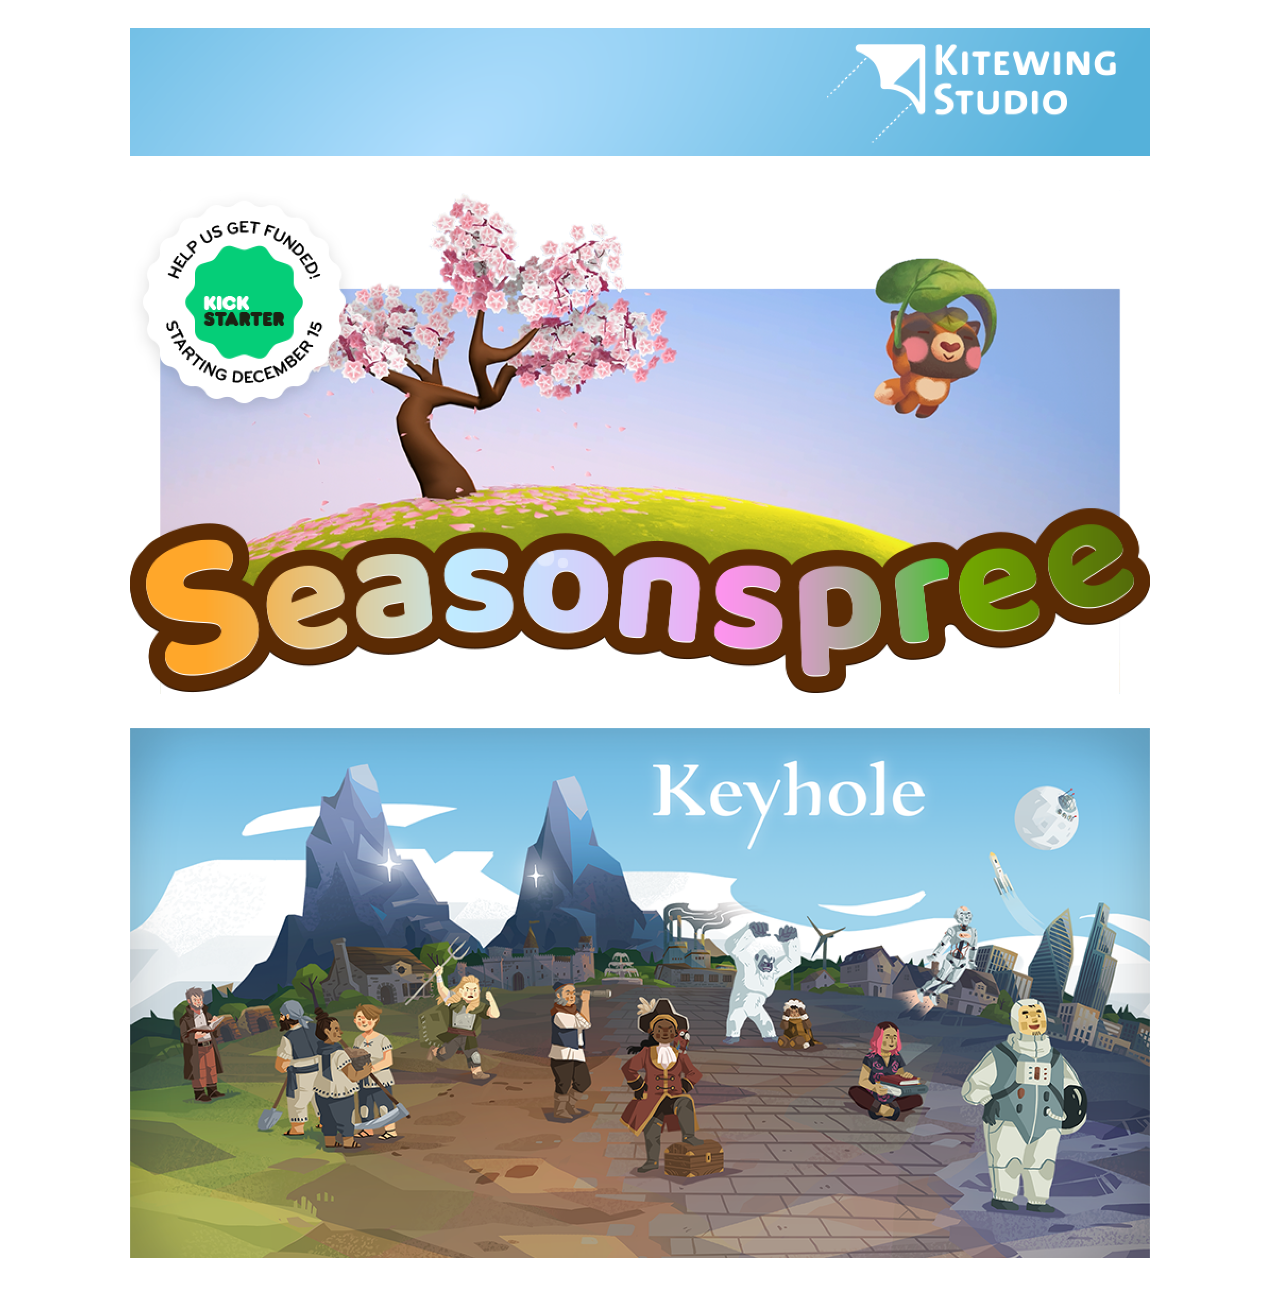
<file: index.html>
<!DOCTYPE html>
<html>
    <head>
        <link href="https://fonts.googleapis.com/css?family=Roboto+Slab&display=swap" rel="stylesheet" />
        <link href="https://fonts.googleapis.com/css?family=Roboto&display=swap" rel="stylesheet" />
        <link href="css/main.css" rel="stylesheet" />
        <meta name="viewport" content="width=device-width, initial-scale=1">
    </head>

    <body>
        <div class="wrapper">
            <div class="header">
                <img src="images/Kitewing Studio.png">
            </div>

            <div class="header">
                <a href="seasonspree/">
                    <img src="images/Seasonspree.png">
                </a>
            </div>

            <div class="header">
                <a href="//keyholegame.com">
                    <img src="images/Keyhole.png">
                </a>
            </div>
            
            
        </div>
    </body>

</html>
</file>
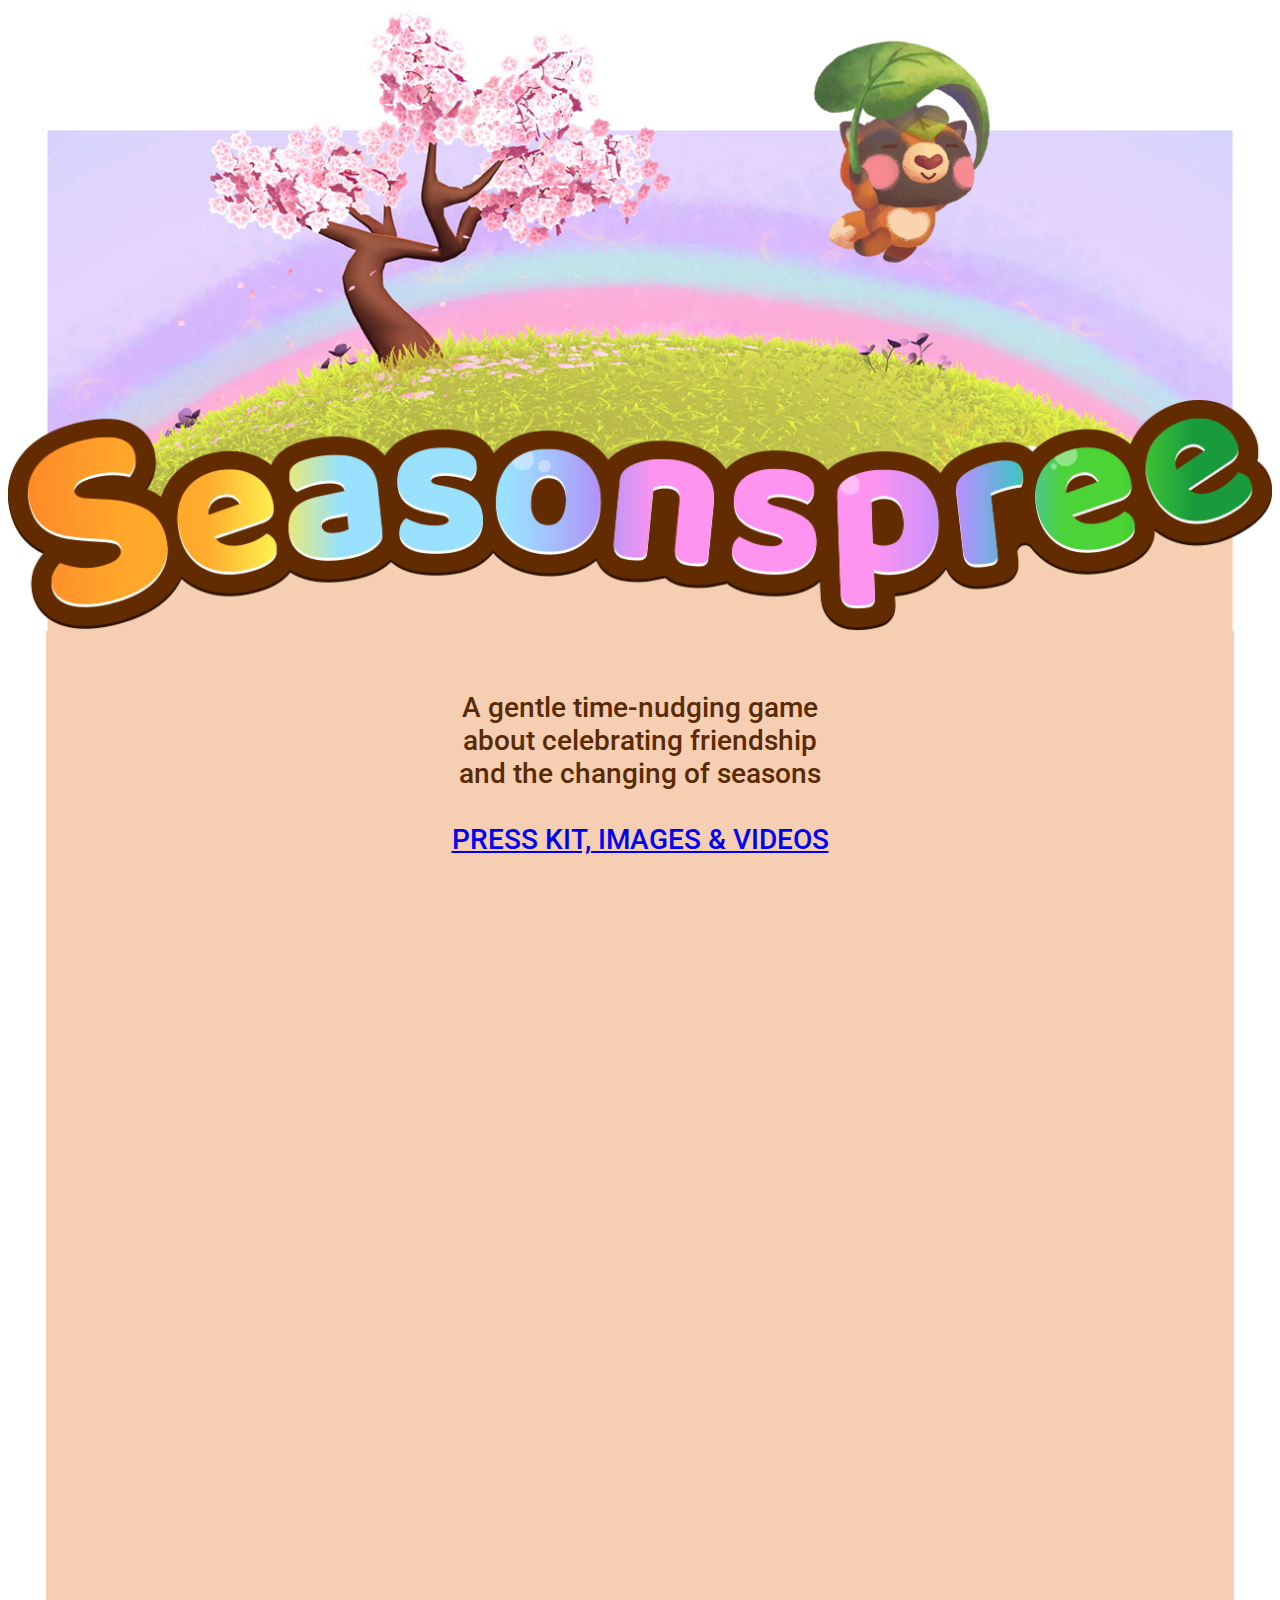
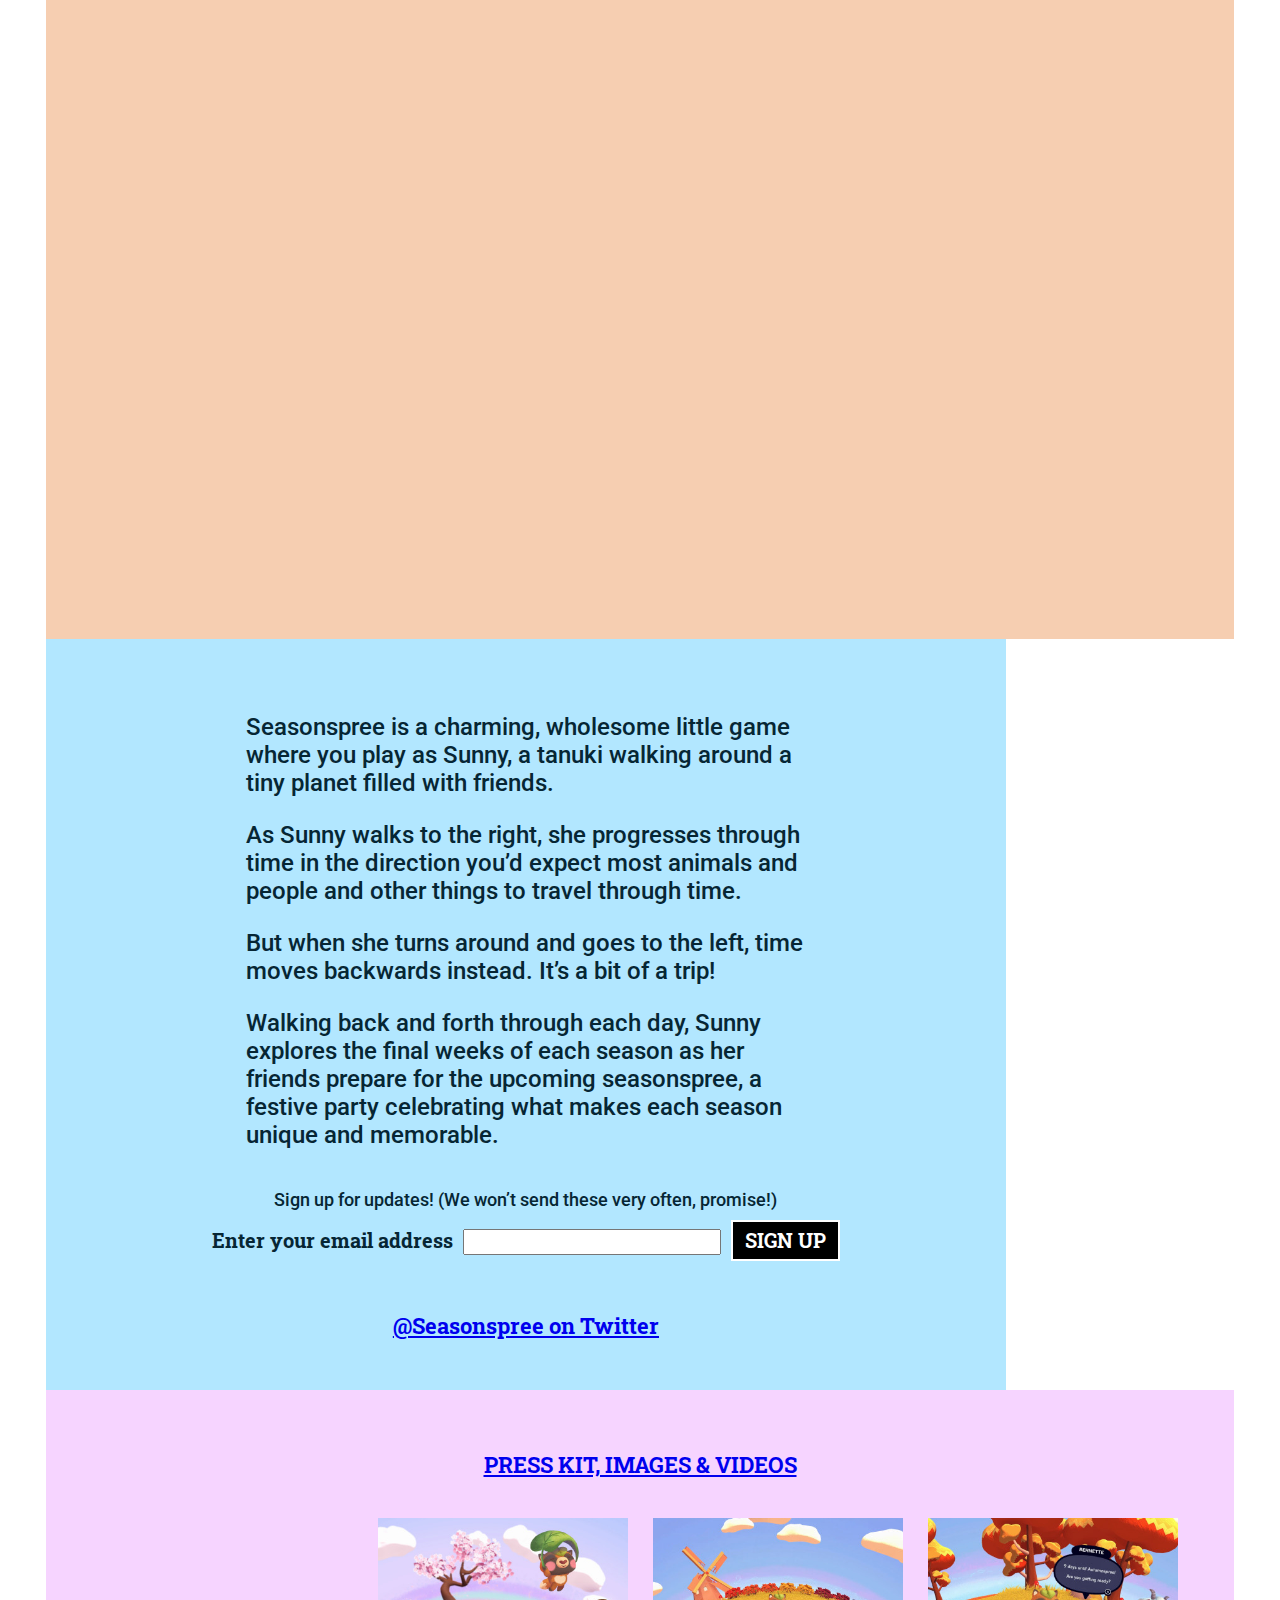
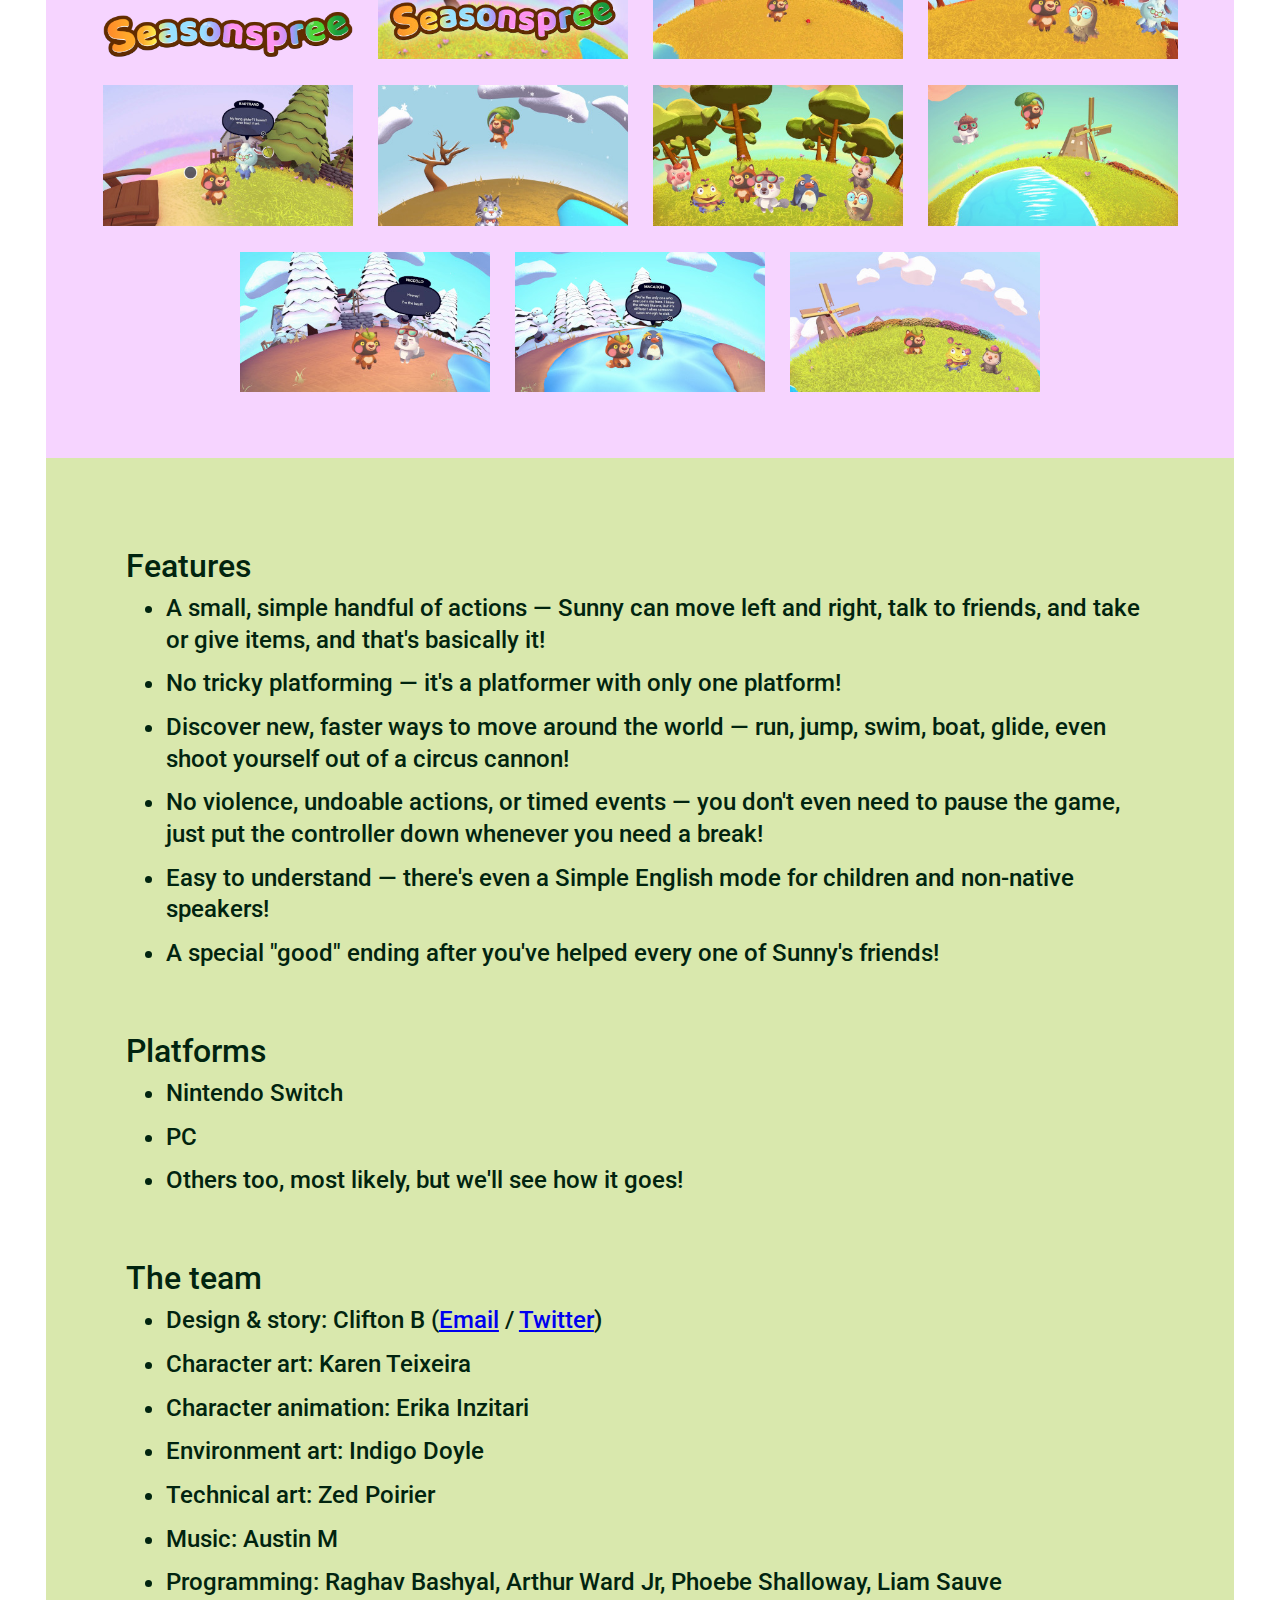
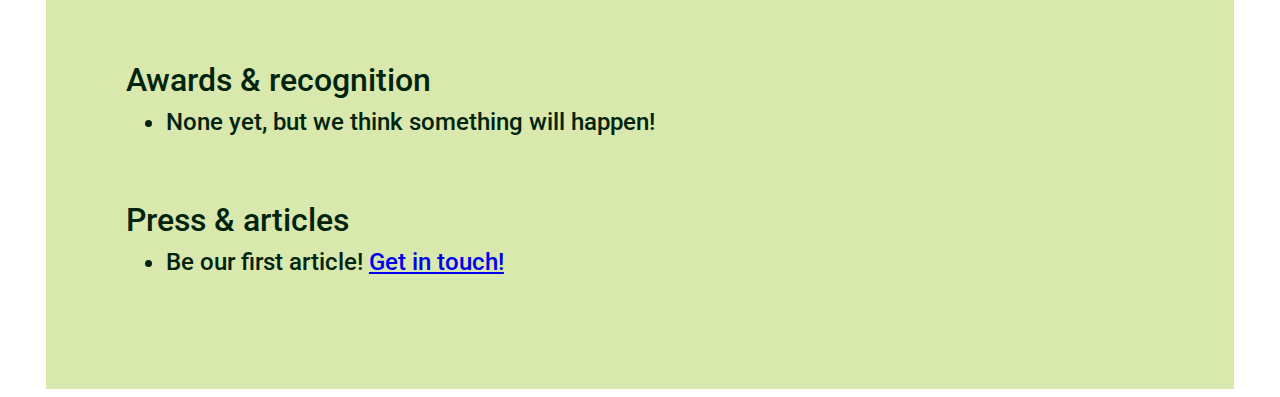
<file: seasonspree/index.html>
<!DOCTYPE html>
<html>
    <head>
        <link href="https://fonts.googleapis.com/css?family=Roboto+Slab&display=swap" rel="stylesheet" />
        <link href="https://fonts.googleapis.com/css?family=Roboto&display=swap" rel="stylesheet" />
        <link href="css/main.css" rel="stylesheet" />
        <meta name="viewport" content="width=device-width, initial-scale=1">
    </head>

    <body>
                 
            <div class="header">
                <img src="images/Header.png">
            </div>

            <div class="video-section">
                <div class="centered-copy">
                    A gentle time-nudging game<br>
                    about celebrating friendship<br>
                    and the changing of seasons<br><br>
                    
                    <a href="https://drive.google.com/drive/folders/1NxtMIJFL8vajWRHt0vp1WBubDdAdjJC7?usp=sharing" target="_blank">PRESS KIT, IMAGES & VIDEOS</a><br><br>
                    
                </div>
               
                <div class="video-container">
                    <iframe width="880" height="495" src="https://www.youtube.com/embed/qYlhuCXiYKY" frameborder="0" allow="accelerometer; autoplay; clipboard-write; encrypted-media; gyroscope; picture-in-picture" allowfullscreen></iframe>
                </div>
                
                <br />
                <br />
                
                <div class="video-container">
                    <iframe width="880" height="495" src="https://www.youtube.com/embed/3KZxfQtLbgQ" frameborder="0" allow="accelerometer; autoplay; clipboard-write; encrypted-media; gyroscope; picture-in-picture" allowfullscreen></iframe>
                </div>


                
            </div>

           <div class="details-section">
                <div class="details-section-copy">
                    <p>Seasonspree is a charming, wholesome little game where you play as Sunny, a tanuki walking around a tiny planet filled with friends.</p>
                    
                    <p>As Sunny walks to the right, she progresses through time in the direction you’d expect most animals and people and other things to travel through time.</p>
                    
                    <p>But when she turns around and goes to the left, time moves backwards instead. It’s a bit of a trip!</p>
                    
                    <p>Walking back and forth through each day, Sunny explores the final weeks of each season as her friends prepare for the upcoming seasonspree, a festive party celebrating what makes each season unique and memorable.</p>
                </div>
                <div class="sign-up">
                    Sign up for updates! (We won’t send these very often, promise!)
                </div>
                <div class="form">
                    <form  action="https://tinyletter.com/Seasonspree" method="post" target="popupwindow" onsubmit="window.open('https://tinyletter.com/Seasonspree', 'popupwindow', 'scrollbars=yes,width=800,height=600');return true"><label for="tlemail">Enter your email address</label><input type="text"  name="email" id="tlemail" /><input type="hidden" value="1" name="embed"/><input type="submit" value="Sign up" /></form>
                </div>
                <div class="twitter-copy">
                    <a href="https://twitter.com/seasonspree">@Seasonspree on Twitter</a>
                </div>
            </div>
            <div class="download-section">
                <a href="https://drive.google.com/drive/folders/1NxtMIJFL8vajWRHt0vp1WBubDdAdjJC7?usp=sharing" target="_blank">PRESS KIT, IMAGES & VIDEOS</a><br><br>

                <ul id="imgGallery">
                    <div>
                        <li>
                            <a href="images/gallery/Seasonspree logo.png" target="_blank">
                                <img src="images/thumbs/Seasonspree logo.png" class="myImg">
                            </a>
                        </li>
                        <li>
                            <a href="images/gallery/Seasonspree key art.png" target="_blank">
                                <img src="images/thumbs/Seasonspree key art.jpg" class="myImg">
                            </a>
                        </li>
                        <li>
                            <a href="images/gallery/Seasonspree gallery 1.png" target="_blank">
                                <img src="images/thumbs/Seasonspree gallery 1.jpg" class="myImg">
                            </a>
                        </li>
                        <li>
                            <a href="images/gallery/Seasonspree gallery 2.png" target="_blank">
                                <img src="images/thumbs/Seasonspree gallery 2.jpg" class="myImg">
                            </a>
                        </li>
                        <li>
                            <a href="images/gallery/Seasonspree gallery 3.png" target="_blank">
                                <img src="images/thumbs/Seasonspree gallery 3.jpg" class="myImg">
                            </a>
                        </li>
                        <li>
                            <a href="images/gallery/Seasonspree gallery 4.png" target="_blank">
                                <img src="images/thumbs/Seasonspree gallery 4.jpg" class="myImg">
                            </a>
                        </li>
                        <li>
                            <a href="images/gallery/Seasonspree gallery 5.png" target="_blank">
                                <img src="images/thumbs/Seasonspree gallery 5.jpg" class="myImg">
                            </a>
                        </li>
                        <li>
                            <a href="images/gallery/Seasonspree gallery 6.png" target="_blank">
                                <img src="images/thumbs/Seasonspree gallery 6.jpg" class="myImg">
                            </a>
                        </li>
                        <li>
                            <a href="images/gallery/Seasonspree gallery 7.png" target="_blank">
                                <img src="images/thumbs/Seasonspree gallery 7.jpg" class="myImg">
                            </a>
                        </li>
                        <li>
                            <a href="images/gallery/Seasonspree gallery 8.png" target="_blank">
                                <img src="images/thumbs/Seasonspree gallery 8.jpg" class="myImg">
                            </a>
                        </li>
                        <li>
                            <a href="images/gallery/Seasonspree gallery 9.png" target="_blank">
                                <img src="images/thumbs/Seasonspree gallery 9.jpg" class="myImg">
                            </a>
                        </li>
                        
                    </div>
                </ul>
            </div>
            <div class="features-section">
                <div class="features-copy">
                    <h2>Features</h2>
                    <ul>
                        <li>A small, simple handful of actions — Sunny can move left and right, talk to friends, and take or give items, and that's basically it!</li>
                        <li>No tricky platforming — it's a platformer with only one platform!</li>
                        <li>Discover new, faster ways to move around the world — run, jump, swim, boat, glide, even shoot yourself out of a circus cannon!</li>
                        <li>No violence, undoable actions, or timed events — you don't even need to pause the game, just put the controller down whenever you need a break!</li>
                        <li>Easy to understand — there's even a Simple English mode for children and non-native speakers!</li>
                        <li>A special "good" ending after you've helped every one of Sunny's friends!</li>
                    </ul>

                    <h2>Platforms</h2>
                    <ul>
                        <li>Nintendo Switch</li>
                        <li>PC</li>
                        <li>Others too, most likely, but we'll see how it goes!</li>
                    </ul>

                    <h2>The team</h2>
                    <ul>
                        <li>Design & story: Clifton B (<a href="mailto:maxticket@gmail.com">Email</a> / <a href="https://twitter.com/cliftonb">Twitter</a>)</li>
                        <li>Character art: Karen Teixeira</li>
                        <li>Character animation: Erika Inzitari</li>
                        <li>Environment art: Indigo Doyle</li>
                        <li>Technical art: Zed Poirier</li>
                        <li>Music: Austin M</li>
                        <li>Programming: Raghav Bashyal, Arthur Ward Jr, Phoebe Shalloway, Liam Sauve</li>
                    </ul>


                    <h2>Awards & recognition</h2>
                    <ul>
                        <li>None yet, but we think something will happen!</li>
                    </ul>


                    <h2>Press & articles</h2>
                    <ul>
                        <li>Be our first article! <a href="mailto:maxticket@gmail.com">Get in touch!</a></li>
                    </ul>
                    
                </div>
               
            </div>
        </div>
        <!--
            <script>
                document.addEventListener("DOMContentLoaded", function(){
                    $('#imgGallery').galleryPopUp();
                });
            </script>

            <script src="js/jquery.min.js"></script>
            <script src="js/jquery.gallery-popup.js"></script>
        -->
    </body>

</html>
</file>
<file: css/main.css>
.wrapper {
  width: 100%;
  max-width: 1020px;
  margin-left: auto;
  margin-right: auto;
  padding-top: 20px;

}

.kickstarter-banner {
  width: 100%;
  text-align: center;
}

.kickstarter-banner img {
  width: 100%;
  max-width: 960px;
}

.header {
  margin-bottom: 30px;
  width: 100%;
}

.header img {
 width: 100%;
}

.video-section {
  margin-top: -4px;
  padding-top: 40px;
  background-color: #F6CEB1;
  margin-left: 3%;
  margin-right: 3%;
  padding-left: 50px;
  padding-right: 50px;
  padding-bottom: 70px;
}
.video-container {
  position: relative;
  padding-bottom: 56.25%; /* 16:9 */
  height: 0;

}

.video-container iframe {
  position: absolute;
    top: 0;
    left: 0;
    width: 100%;
    height: 100%;
}

.centered-copy {
  padding-top: 20px;
  padding-bottom: 20px;
  text-align: center;
  font-family: Roboto;
  font-style: normal;
  font-weight: 500;
  font-size: 28px;
  line-height: 33px;
  text-align: center;

  color: #5A2A05;
}

.details-section {
  padding-top: 50px;
  padding-bottom: 50px;
  margin-left: 3%;
  margin-right: 3%;
  max-width: 960px;
  background-color: #b2e7ff;
  text-align: center;
}

.details-section-copy {
  text-align: left;
  width: 100%;
  max-width: 560px;

  margin-left: auto;
  margin-right: auto;

  font-family: Roboto;
  font-style: normal;
  font-weight: 500;
  font-size: 24px;
  line-height: 28px;

  color: #062634;

}

.badge-wrapper {
  margin-top: 20px;
  margin-bottom: 30px;
  width: 100%;
  text-align: center;
}

.form {
  width: 100%;
  margin-top: 10px;
  margin-bottom: 50px;
}

.twitter-copy {
  font-family: Roboto Slab;
  font-style: normal;
  font-weight: bold;
  font-size: 21.9213px;
  line-height: 29px;
  /* identical to box height */

  text-align: center;
  text-decoration-line: underline;

  color: #062634;
}

.sign-up {
  font-family: Roboto;
  font-style: normal;
  font-weight: 500;
  font-size: 18px;
  line-height: 21px;

  color: #062634;
  margin-top: 40px;
  margin-bottom: 0;
}

.download-section {
  padding-top: 50px;
  padding-bottom: 50px;
  margin-left: 3%;
  margin-right: 3%;
  padding-top: 60px;
  text-align: center;
  background-color: #f6d4ff;
  
  font-family: Roboto Slab;
  font-style: normal;
  font-weight: bold;
  font-size: 21.9213px;
  line-height: 29px;
  /* identical to box height */

  text-align: center;

  color: #3C074A;
}



.features-section {
  padding-top: 50px;
  padding-bottom: 50px;
  margin-left: 3%;
  margin-right: 3%;
  padding-top: 60px;
  background-color: #d9e8ad;

  color: #01240F;
}

.features-copy {
  font-family: Roboto;
  font-style: normal;
  font-weight: 500;
  font-size: 24px;
  line-height: 132.69%;
  padding-left: 80px;
}

pre {
  font-family: Roboto;
  font-style: normal;
  font-weight: 500;
  font-size: 24px;
  line-height: 132.69%;
  /* or 32px */


  color: #01240F;
}

h2 {
  font-family: Roboto;
  font-style: normal;
  font-weight: 500;
  font-size: 32px;
  line-height: 132.69%;
  /* or 32px */

  color: #01240F;
  margin-bottom: 0;
}

[type=submit]{
  font-family: Roboto Slab;
  font-style: normal;
  font-weight: bold;
  font-size: 20px;
  line-height: 25px;
  /* identical to box height */

  text-align: center;

  color: #FFFFFF;
  background-color: black;
  border: 2px solid white;
  text-transform: uppercase;
  padding: 6px;
  padding-left: 12px;
  padding-right: 12px;
  margin-left: 10px;
}

[for=tlemail]{
  font-family: Roboto Slab;
font-style: normal;
font-weight: bold;
font-size: 20px;
line-height: 25px;


color: #062634;
margin-right: 10px;
}

[type=text]{
  width: 250px;
  font-family: Roboto Slab;
  font-style: normal;
  font-weight: bold;
  font-size: 15px;
  line-height: 20px;

  color: #062634;
}


.kickstarter {
  display: none;
}

/* lightbox stuff */
ul {
  list-style: none;
  margin: 0 auto;
  text-align: center;
  display: block;
  padding: 0;
}

ul li {
  display: inline-block;
  background-color: white;
  padding: 0px;
  margin: 10px;
}

ul li img {
  display: block;
  width: 200px;
}

#overlay {
  background: rgba(0,0,0,0.8);
  position: fixed;
  top: 0;
  left: 0;
  display: none;
  text-align: center;
  width: 100%;
  height: 100%;
  padding-top: 5%;
}

#overlay img {
  position: absolute;
  top: 50%; right: 50%;
  transform: translate(50%,-50%);
}

#overlay #closeImg {
  width: 40px;
  height: 40px;
  border: 0;
  position: absolute;
  top: 40px;
  right: 40px;
  z-index: 1;
}
</file>
<file: seasonspree/css/main.css>
.wrapper {
  width: 100%;
  max-width: 1020px;
  margin-left: auto;
  margin-right: auto;

}

.kickstarter-banner {
  width: 100%;
  text-align: center;
}

.kickstarter-banner img {
  width: 100%;
  max-width: 960px;
}

.header {
  width: 100%;
}

.header img {
 width: 100%;
}

.video-section {
  margin-top: -4px;
  padding-top: 40px;
  background-color: #F6CEB1;
  margin-left: 3%;
  margin-right: 3%;
  padding-left: 50px;
  padding-right: 50px;
  padding-bottom: 70px;
}
.video-container {
  position: relative;
  padding-bottom: 56.25%; /* 16:9 */
  height: 0;

}

.video-container iframe {
  position: absolute;
    top: 0;
    left: 0;
    width: 100%;
    height: 100%;
}

.centered-copy {
  padding-top: 20px;
  padding-bottom: 20px;
  text-align: center;
  font-family: Roboto;
  font-style: normal;
  font-weight: 500;
  font-size: 28px;
  line-height: 33px;
  text-align: center;

  color: #5A2A05;
}

.details-section {
  padding-top: 50px;
  padding-bottom: 50px;
  margin-left: 3%;
  margin-right: 3%;
  max-width: 960px;
  background-color: #b2e7ff;
  text-align: center;
}

.details-section-copy {
  text-align: left;
  width: 100%;
  max-width: 600px;

  margin-left: auto;
  margin-right: auto;

  font-family: Roboto;
  font-style: normal;
  font-weight: 500;
  font-size: 24px;
  line-height: 28px;

  color: #062634;

}

.details-section-copy > p {
  padding-left: 20px!important;
  padding-right: 20px!important;
}

.badge-wrapper {
  margin-top: 20px;
  margin-bottom: 30px;
  width: 100%;
  text-align: center;
}

.form {
  width: 100%;
  margin-top: 10px;
  margin-bottom: 50px;
}

.twitter-copy {
  font-family: Roboto Slab;
  font-style: normal;
  font-weight: bold;
  font-size: 21.9213px;
  line-height: 29px;
  /* identical to box height */

  text-align: center;
  text-decoration-line: underline;

  color: #062634;
}

.sign-up {
  font-family: Roboto;
  font-style: normal;
  font-weight: 500;
  font-size: 18px;
  line-height: 21px;

  color: #062634;
  margin-top: 40px;
  margin-bottom: 0;
}

.download-section {
  padding-top: 50px;
  padding-bottom: 50px;
  margin-left: 3%;
  margin-right: 3%;
  padding-top: 60px;
  text-align: center;
  background-color: #f6d4ff;
  
  font-family: Roboto Slab;
  font-style: normal;
  font-weight: bold;
  font-size: 21.9213px;
  line-height: 29px;
  /* identical to box height */

  text-align: center;

  color: #3C074A;
}



.features-section {
  padding-top: 50px;
  padding-bottom: 50px;
  margin-left: 3%;
  margin-right: 3%;
  padding-top: 60px;
  background-color: #d9e8ad;

  color: #01240F;
}

.features-copy {
  font-family: Roboto;
  font-style: normal;
  font-weight: 500;
  font-size: 24px;
  line-height: 132.69%;
  padding-left: 80px;
  padding-right: 80px;
}

pre {
  font-family: Roboto;
  font-style: normal;
  font-weight: 500;
  font-size: 24px;
  line-height: 132.69%;
  /* or 32px */


  color: #01240F;
}

h2 {
  font-family: Roboto;
  font-style: normal;
  font-weight: 500;
  font-size: 32px;
  line-height: 132.69%;
  /* or 32px */

  color: #01240F;
  margin-bottom: 0;
}

[type=submit]{
  font-family: Roboto Slab;
  font-style: normal;
  font-weight: bold;
  font-size: 20px;
  line-height: 25px;
  /* identical to box height */

  text-align: center;

  color: #FFFFFF;
  background-color: black;
  border: 2px solid white;
  text-transform: uppercase;
  padding: 6px;
  padding-left: 12px;
  padding-right: 12px;
  margin-left: 10px;
}

[for=tlemail]{
  font-family: Roboto Slab;
font-style: normal;
font-weight: bold;
font-size: 20px;
line-height: 25px;


color: #062634;
margin-right: 10px;
}

[type=text]{
  width: 250px;
  font-family: Roboto Slab;
  font-style: normal;
  font-weight: bold;
  font-size: 15px;
  line-height: 20px;

  color: #062634;
}


/* lightbox stuff */
.download-section ul {
  list-style: none;
  margin: 0 auto;
  text-align: center;
  display: block;
  padding: 0;
}

.download-section ul li {
  display: inline-block;
  padding: 0px;
  margin: 10px;
}

.download-section ul li img {
  display: block;
  width: 250px;
}

#overlay {
  background: rgba(0,0,0,0.8);
  position: fixed;
  top: 0;
  left: 0;
  display: none;
  text-align: center;
  width: 100%;
  height: 100%;
  padding-top: 5%;
}

#overlay img {
  position: absolute;
  top: 50%; right: 50%;
  transform: translate(50%,-50%);
}

#overlay #closeImg {
  width: 40px;
  height: 40px;
  border: 0;
  position: absolute;
  top: 40px;
  right: 40px;
  z-index: 1;
}


.features-section ul {
  list-style: disc;
  margin-block-end: 2em;
  margin-block-start: 0.25em;
}

.features-section ul li {
  display: list-item;
  background-color: rgba(0,0,0,0);
  text-align: left;
  padding-bottom: 0.5em;
}
</file>
